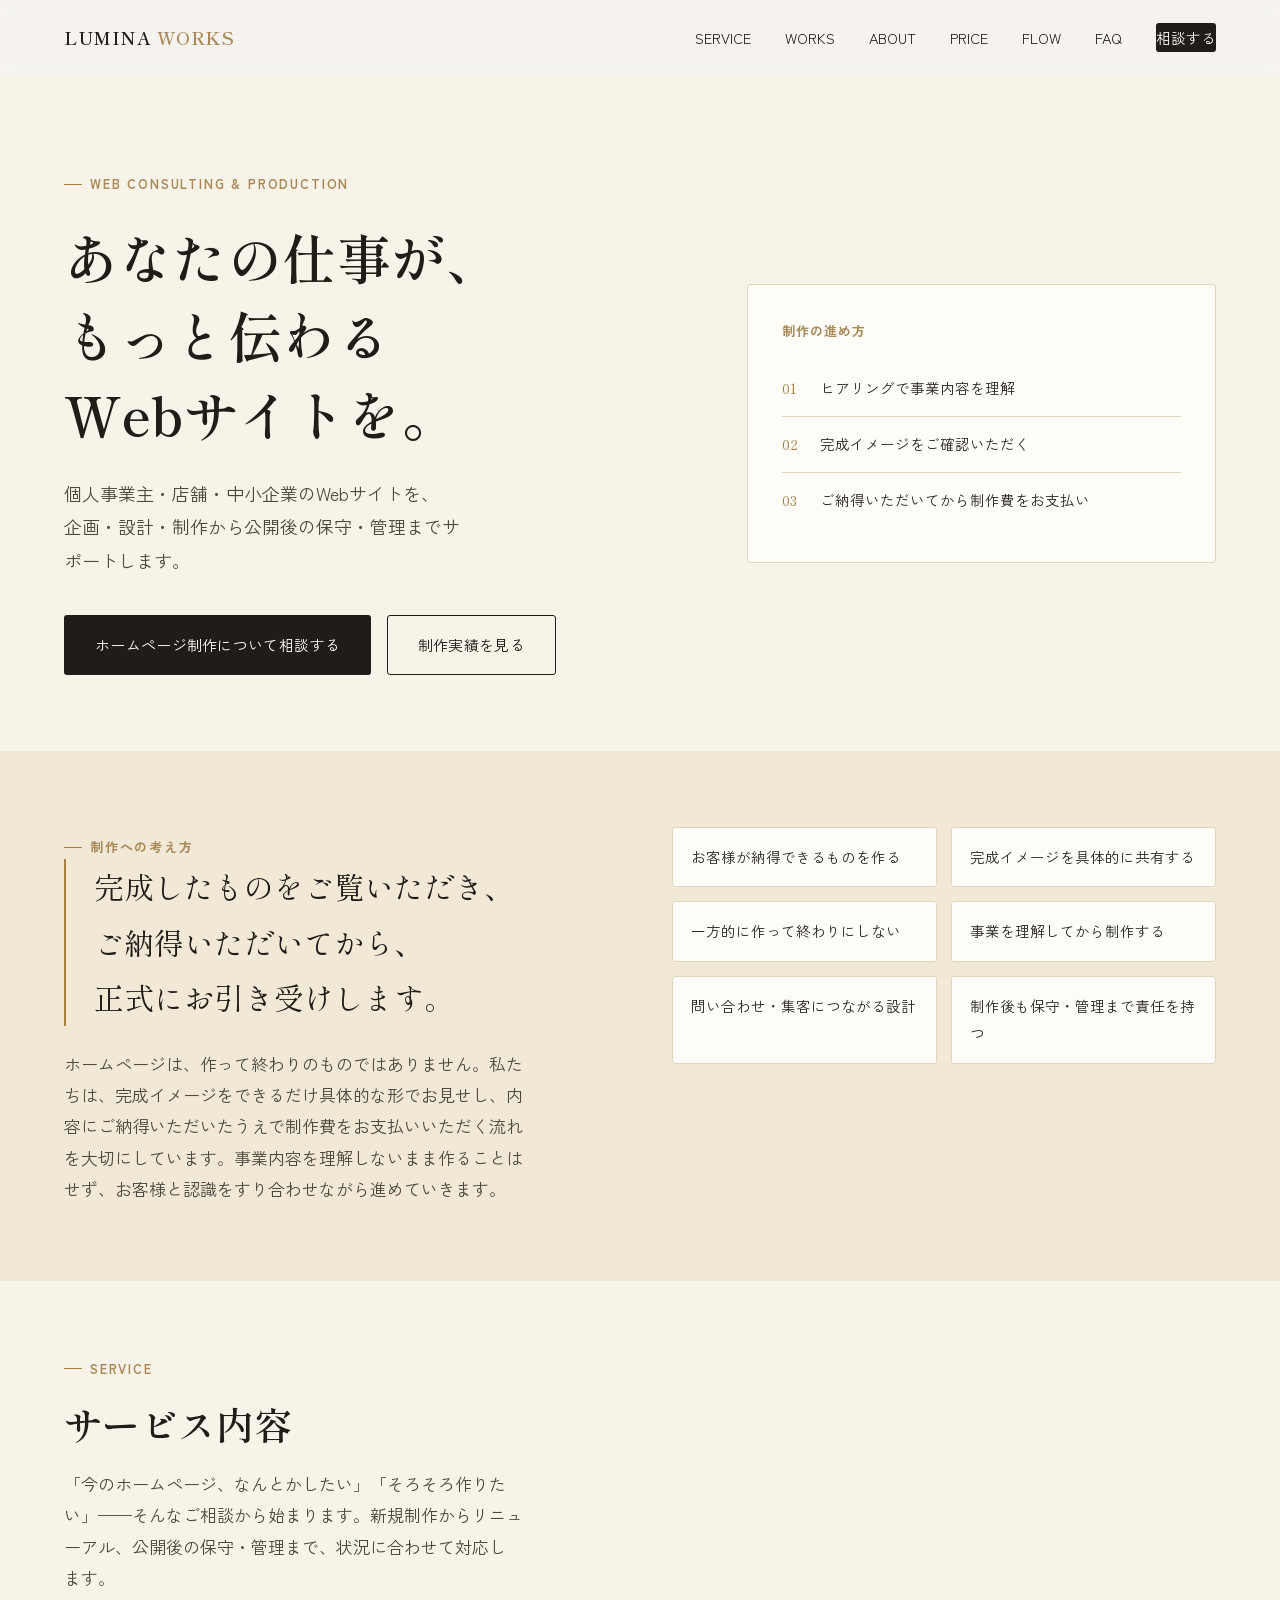
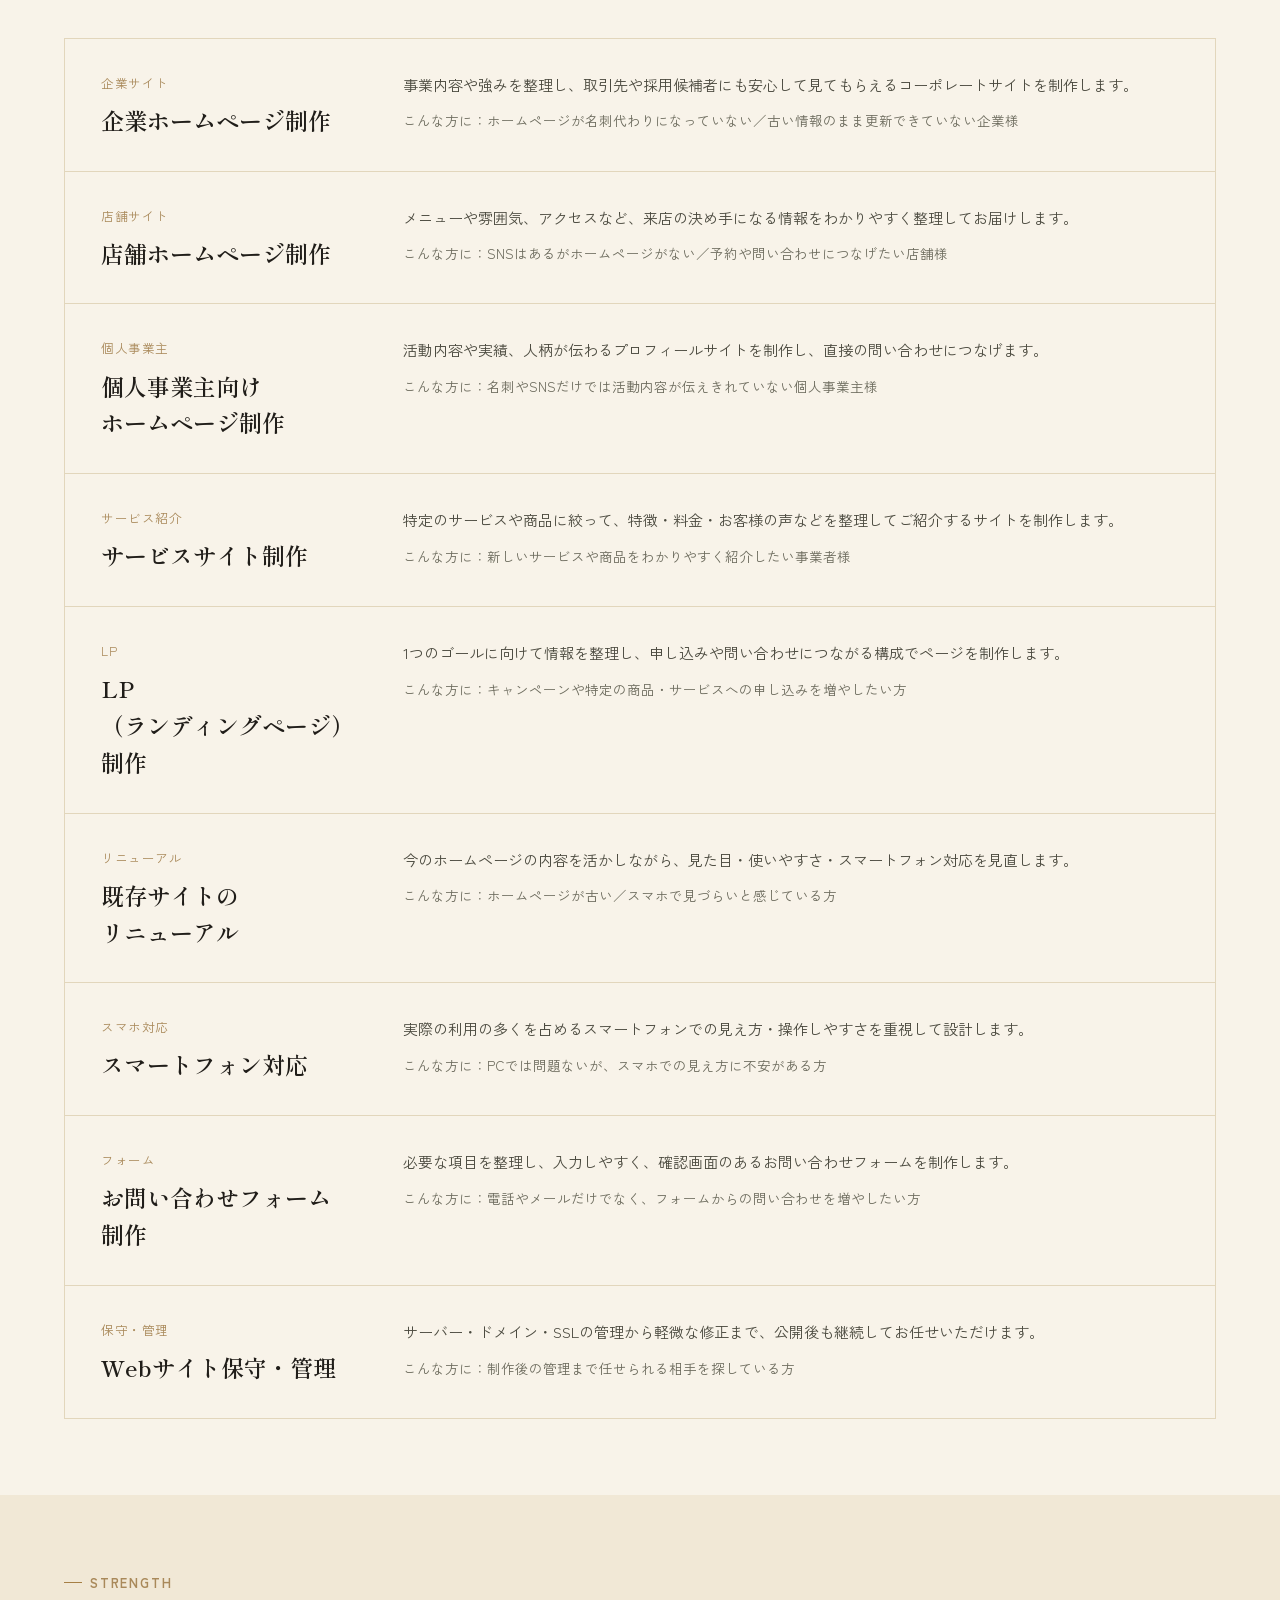
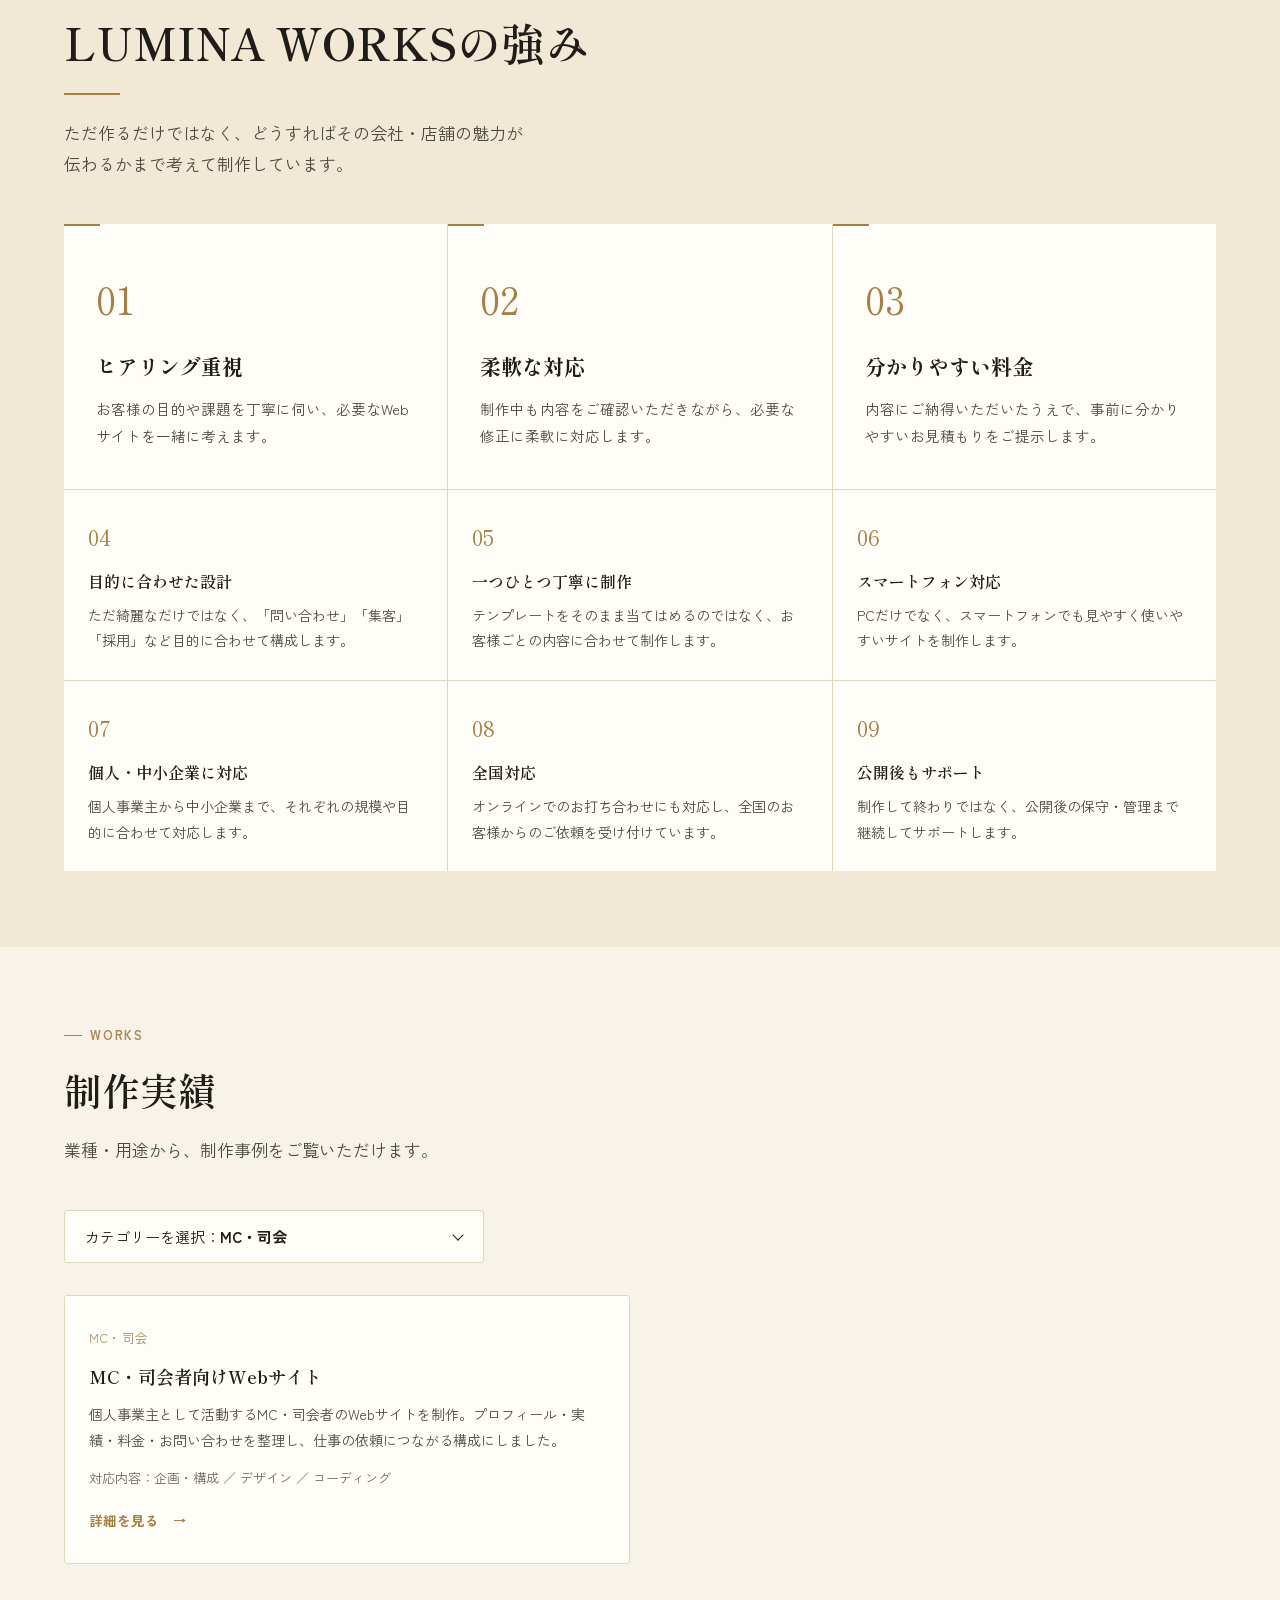
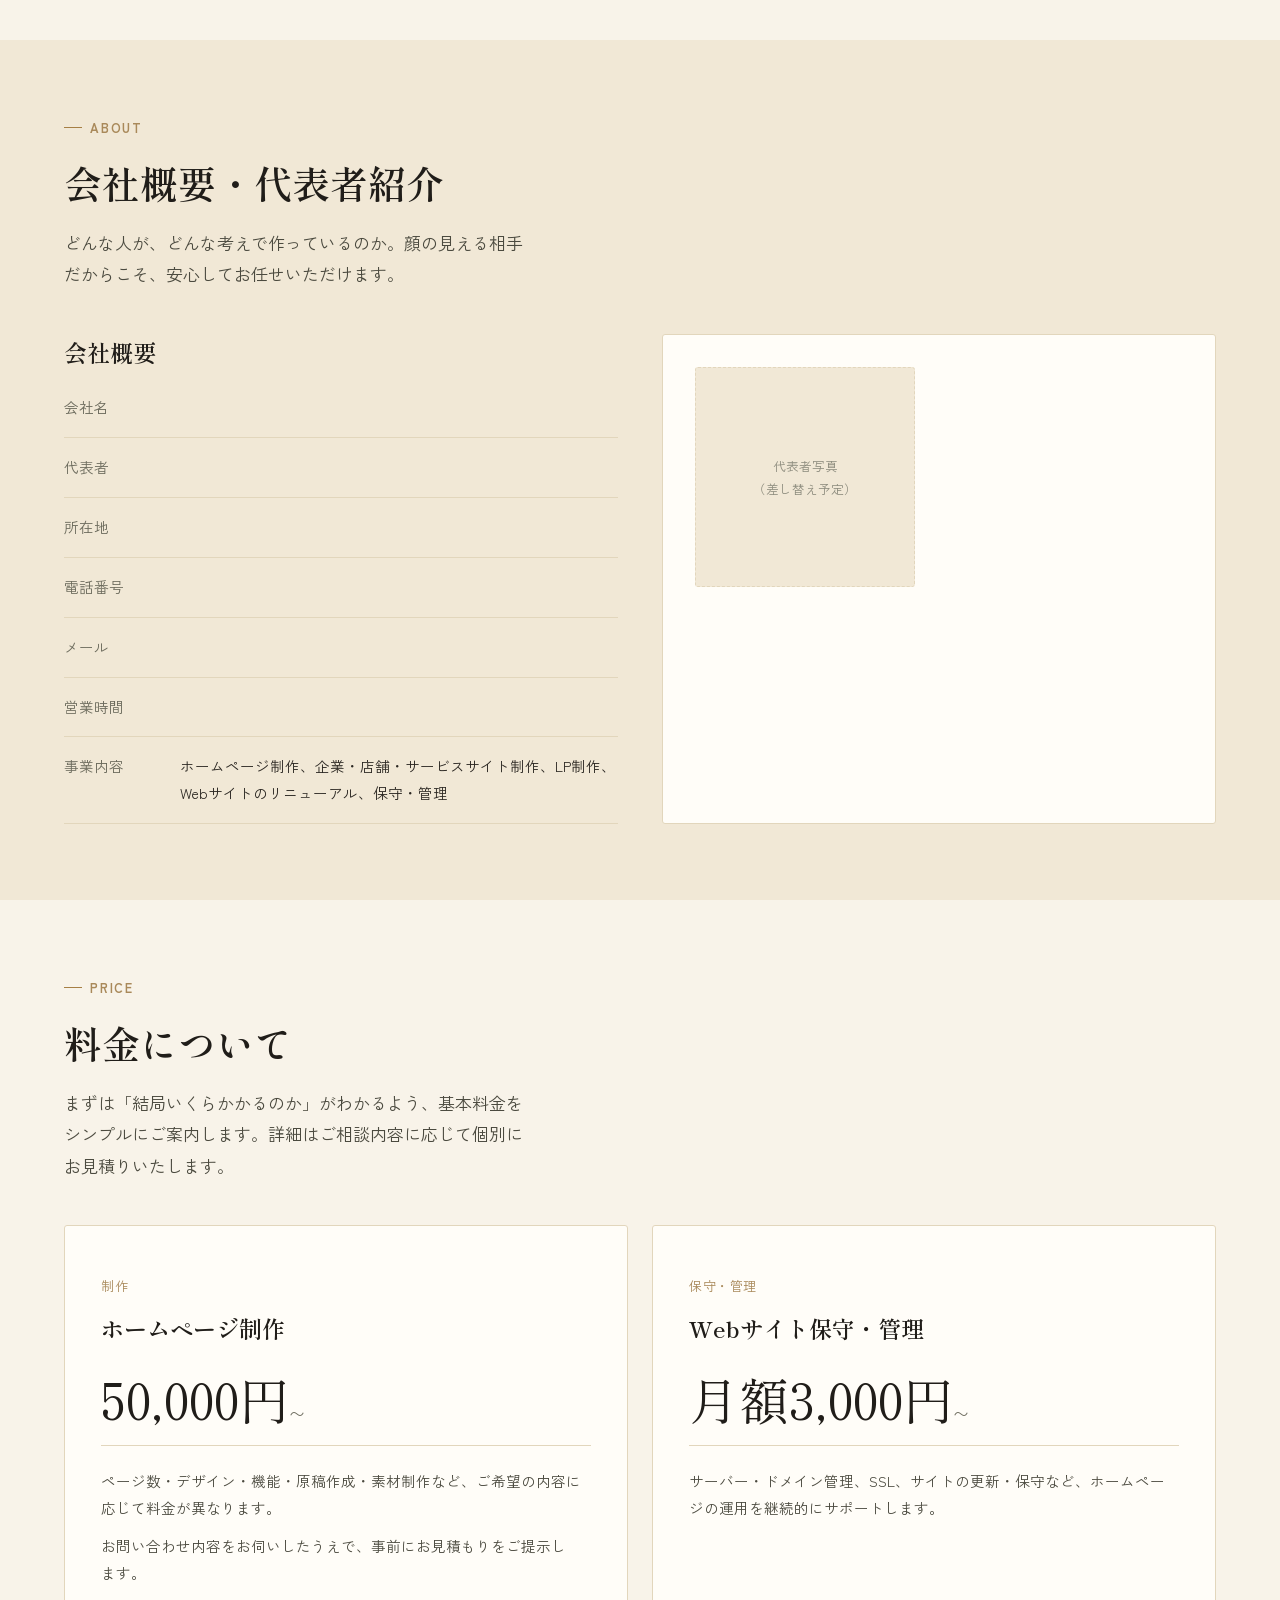
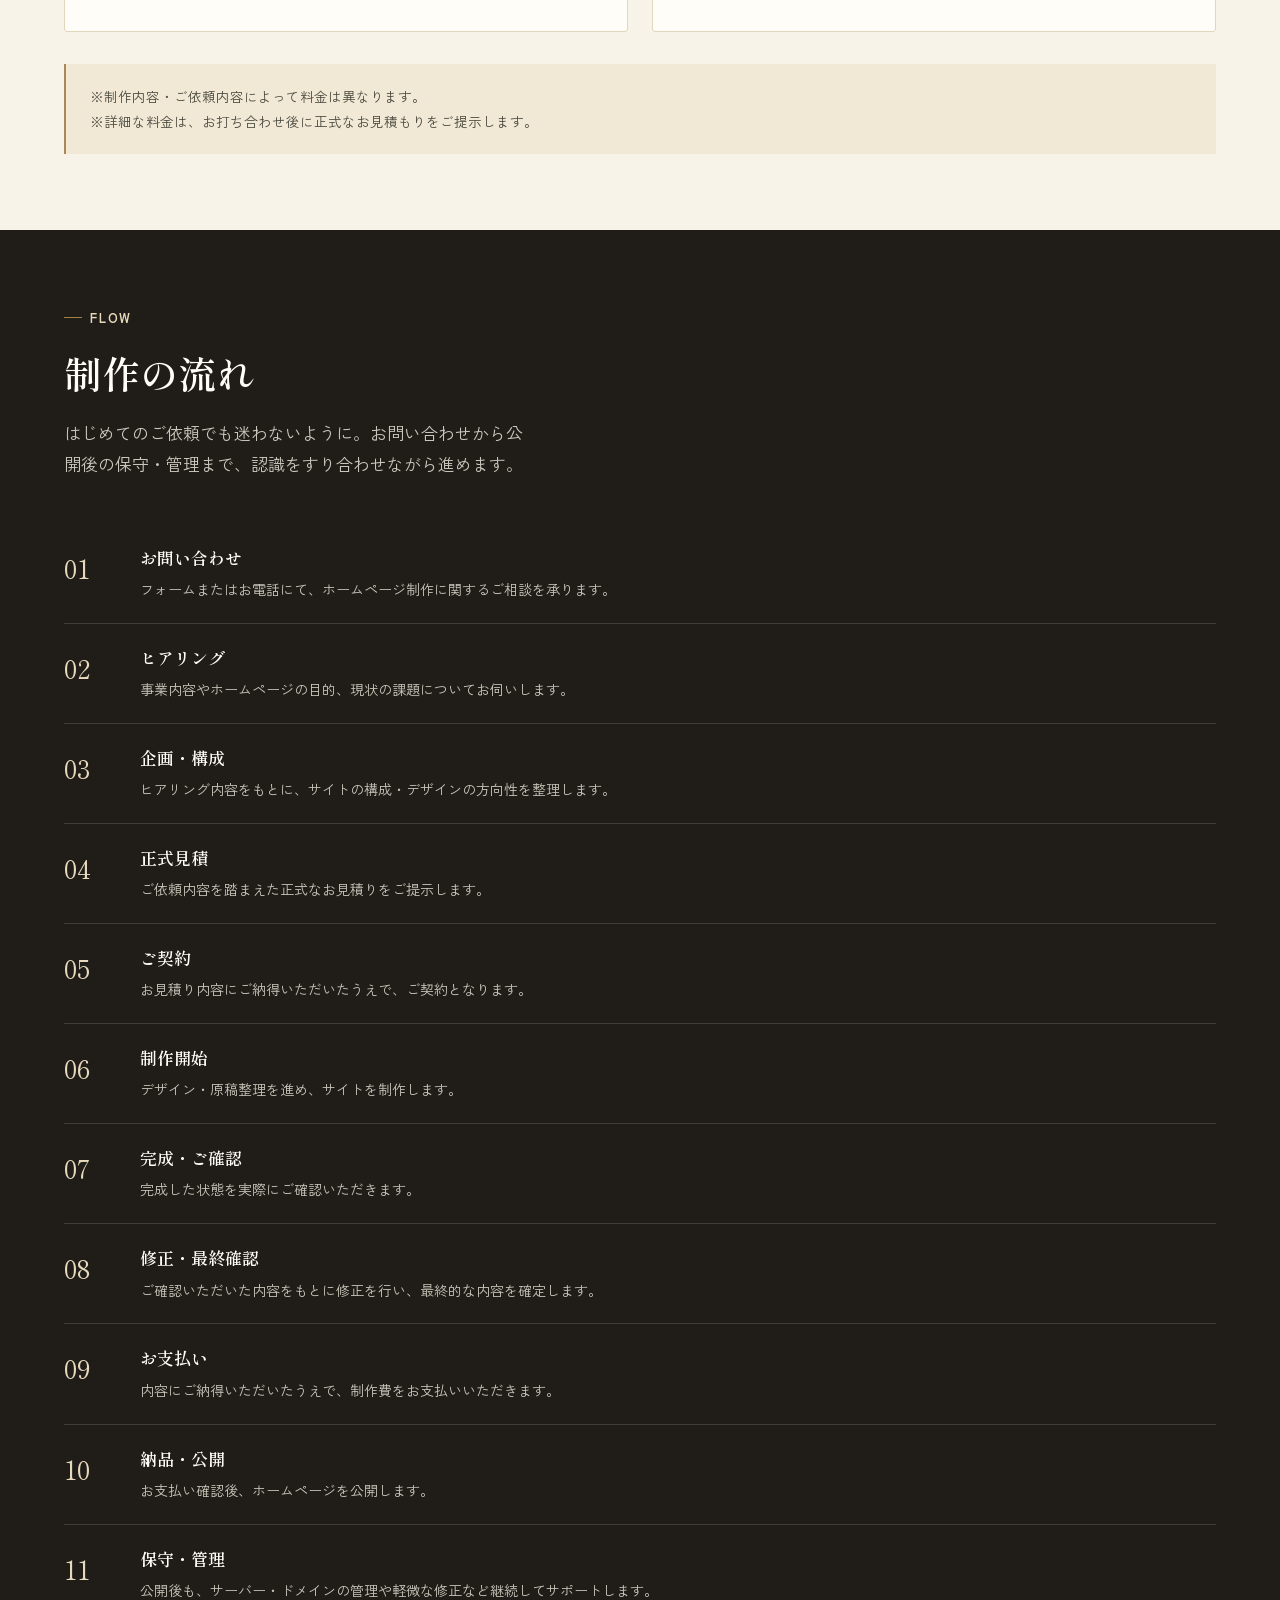
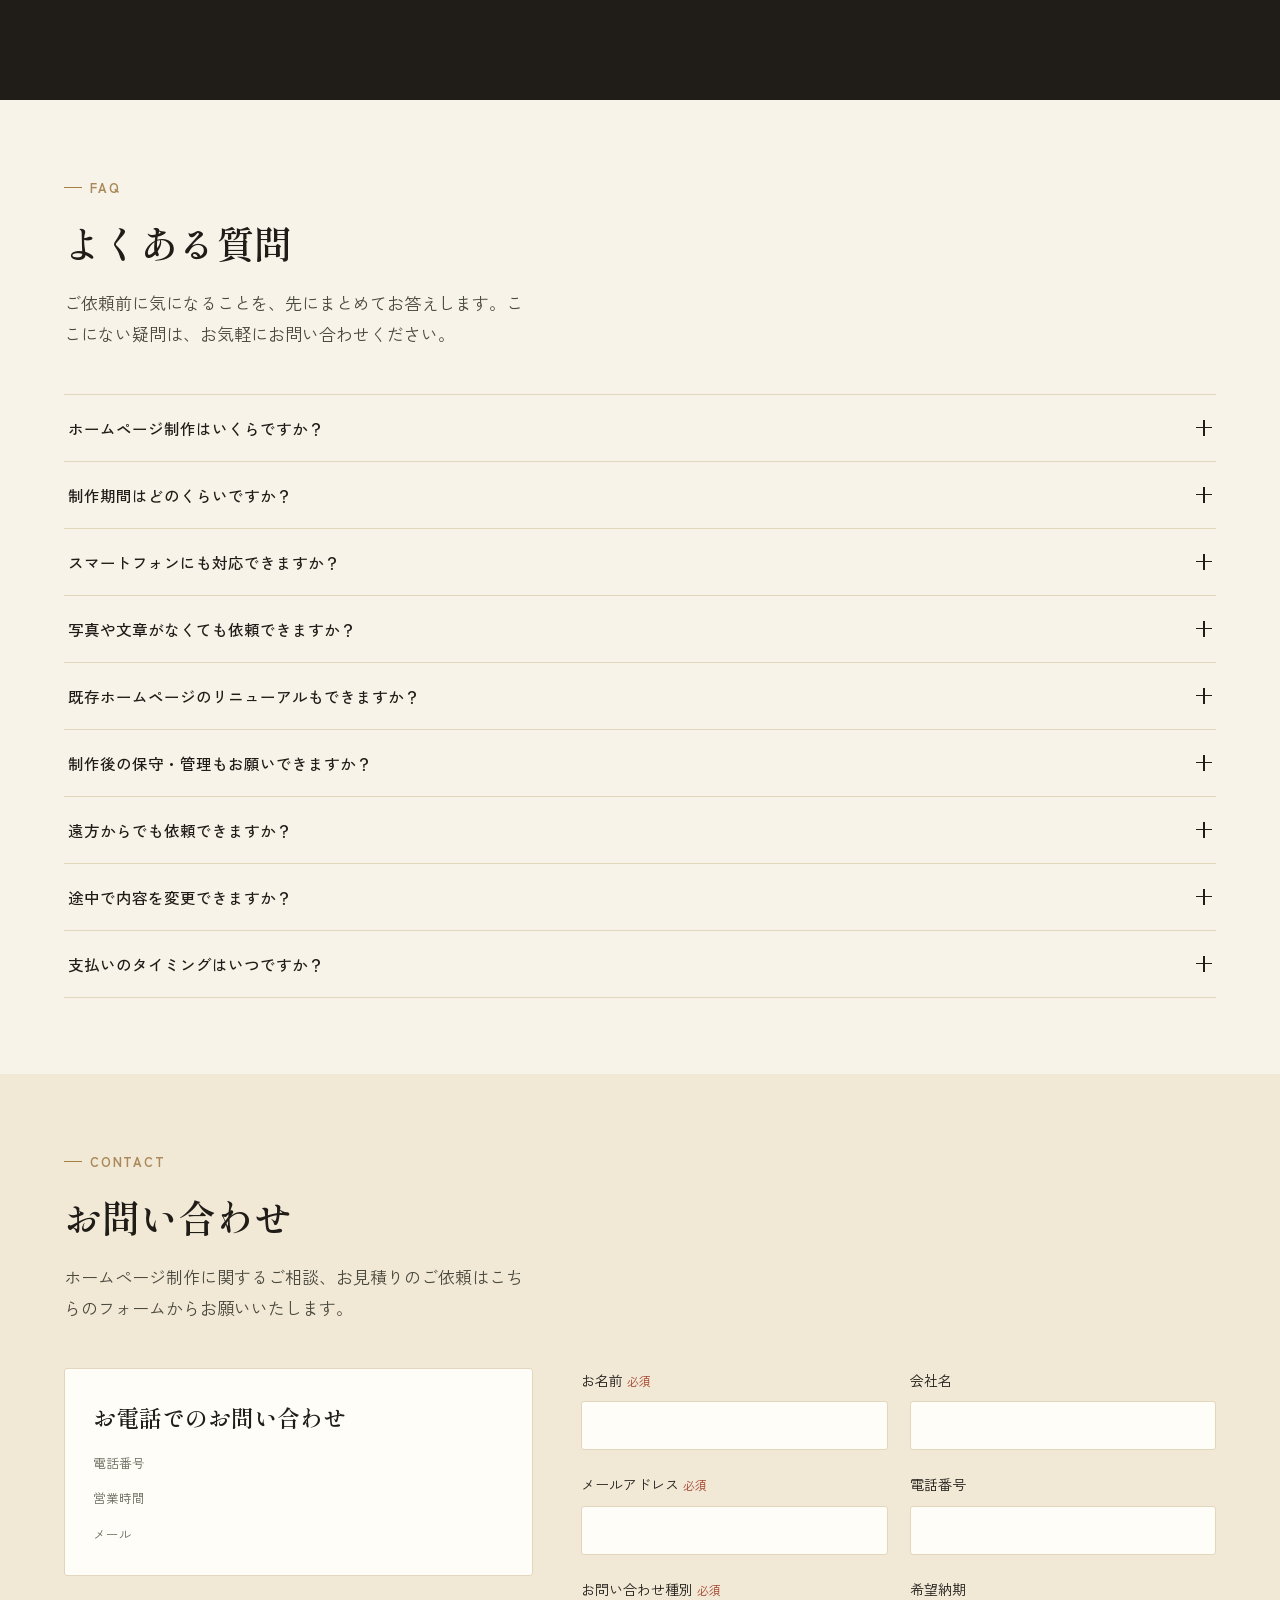
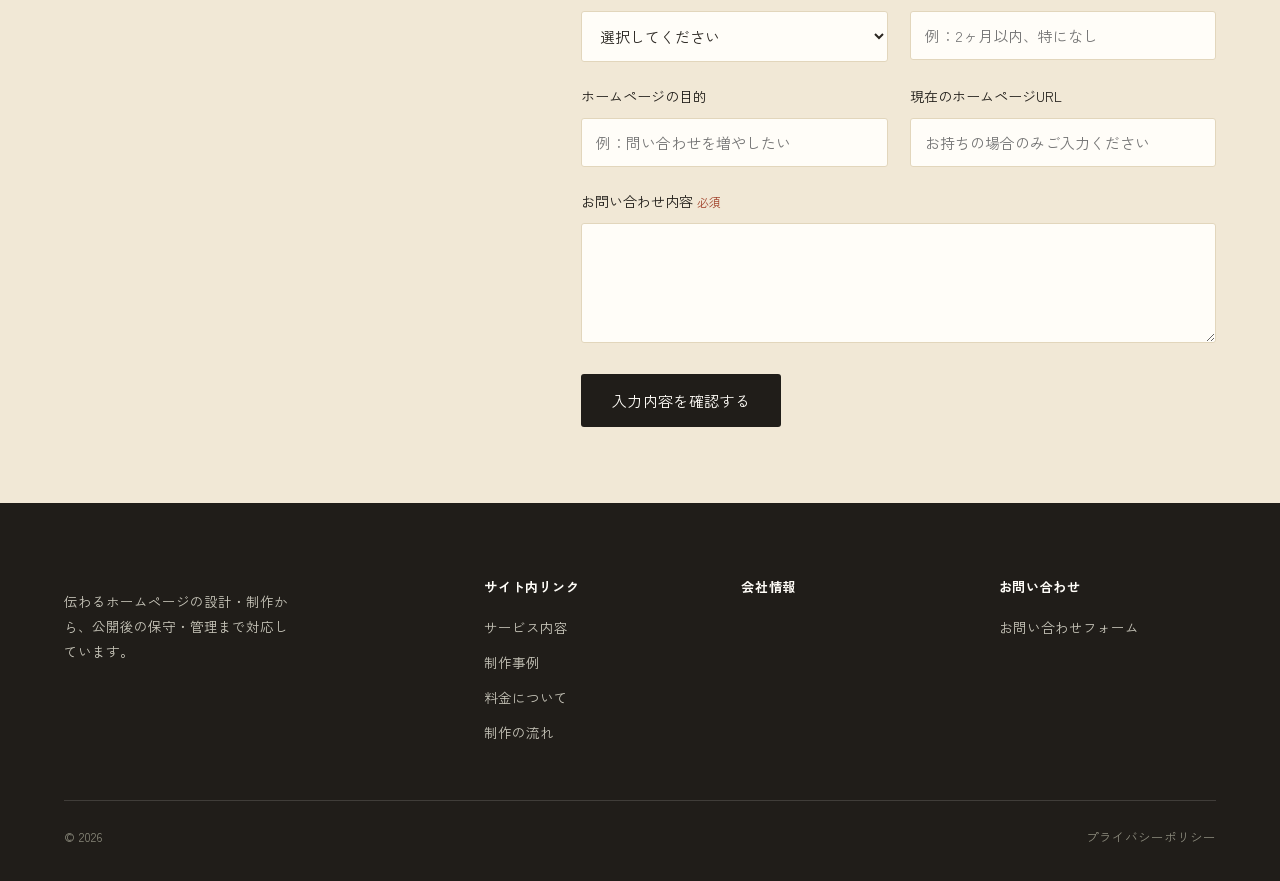
<file: index.html>
<!DOCTYPE html>
<html lang="ja">
<head>
<script>document.documentElement.classList.add('has-js');</script>
<meta charset="UTF-8">
<meta name="viewport" content="width=device-width, initial-scale=1, viewport-fit=cover">
<title>株式会社LUMINA WORKS｜伝わるホームページ制作・運用</title>
<meta name="description" content="株式会社LUMINA WORKSは、企業・店舗・個人事業主のホームページ制作会社です。完成イメージをご確認いただき、ご納得いただいたうえで正式にお引き受けする制作スタイルで、問い合わせにつながるサイトを設計・制作します。">
<link rel="canonical" href="https://example.com/">
<link rel="icon" href="favicon.svg" type="image/svg+xml">

<meta property="og:type" content="website">
<meta property="og:site_name" content="株式会社LUMINA WORKS">
<meta property="og:title" content="株式会社LUMINA WORKS｜伝わるホームページ制作・運用">
<meta property="og:description" content="完成イメージをご確認いただき、ご納得いただいたうえで制作費をお支払いいただく。信頼を重視したホームページ制作会社です。">
<meta property="og:url" content="https://example.com/">
<meta property="og:image" content="https://example.com/assets/ogp.jpg">
<meta name="twitter:card" content="summary_large_image">

<link rel="preconnect" href="https://fonts.googleapis.com">
<link rel="preconnect" href="https://fonts.gstatic.com" crossorigin>
<link href="https://fonts.googleapis.com/css2?family=Shippori+Mincho:wght@500;600;700&family=Zen+Kaku+Gothic+New:wght@400;500;700&display=swap" rel="stylesheet">
<link rel="stylesheet" href="style.css">

<script type="application/ld+json">
{
  "@context": "https://schema.org",
  "@type": "ProfessionalService",
  "name": "株式会社LUMINA WORKS",
  "url": "https://example.com/",
  "description": "企業・店舗・個人事業主向けのホームページ制作、リニューアル、保守・管理を行う制作会社です。",
  "address": {
    "@type": "PostalAddress",
    "postalCode": "000-0000",
    "addressRegion": "〇〇県",
    "addressLocality": "〇〇市",
    "streetAddress": "〇〇 0-0-0"
  },
  "telephone": "000-0000-0000",
  "email": "info@example.com",
  "openingHours": "Mo-Fr 10:00-18:00"
}
</script>
</head>
<body>

<a class="skip-link" href="#main" style="position:absolute;left:-9999px;">本文へスキップ</a>

<header class="site-header" id="siteHeader">
  <div class="container">
    <a href="#top" class="brand">LUMINA <span>WORKS</span></a>

    <nav class="nav-desktop" aria-label="グローバルナビゲーション">
      <ul>
        <li><a href="#service">SERVICE</a></li>
        <li><a href="#works">WORKS</a></li>
        <li><a href="#about">ABOUT</a></li>
        <li><a href="#price">PRICE</a></li>
        <li><a href="#flow">FLOW</a></li>
        <li><a href="#faq">FAQ</a></li>
        <li><a href="#contact" class="nav-cta">相談する</a></li>
      </ul>
    </nav>

    <button class="nav-toggle" id="navToggle" aria-label="メニューを開く" aria-expanded="false" aria-controls="navMobile">
      <span></span><span></span><span></span>
    </button>
  </div>
</header>

<nav class="nav-mobile" id="navMobile" aria-label="モバイルナビゲーション">
  <ul>
    <li><a href="#service">SERVICE｜サービス内容</a></li>
    <li><a href="#works">WORKS｜制作事例</a></li>
    <li><a href="#about">ABOUT｜会社概要</a></li>
    <li><a href="#price">PRICE｜料金</a></li>
    <li><a href="#flow">FLOW｜制作の流れ</a></li>
    <li><a href="#faq">FAQ｜よくある質問</a></li>
    <li><a href="#contact">CONTACT｜お問い合わせ</a></li>
  </ul>
  <a href="#contact" class="btn btn-primary nav-cta" style="margin-left:4px;">ホームページ制作について<wbr>相談する</a>
</nav>

<main id="main">

  <!-- ============ HERO ============ -->
  <section id="top" class="hero-section">
    <div class="hero">
      <div class="hero-copy reveal">
        <span class="eyebrow">WEB CONSULTING &amp; PRODUCTION</span>
        <h1>あなたの仕事が、<br>もっと伝わる<wbr>Webサイトを。</h1>
        <p class="lead">個人事業主・店舗・中小企業のWebサイトを、<br>企画・設計・制作から公開後の保守・管理までサポートします。</p>
        <div class="hero-cta">
          <a href="#contact" class="btn btn-primary">ホームページ制作について<wbr>相談する</a>
          <a href="#works" class="btn btn-secondary">制作実績を見る</a>
        </div>
      </div>

      <div class="hero-panel reveal">
        <p class="hero-panel-title">制作の進め方</p>
        <ul class="hero-flow-mini">
          <li><span class="num">01</span><span>ヒアリングで事業内容を理解</span></li>
          <li><span class="num">02</span><span>完成イメージをご確認いただく</span></li>
          <li><span class="num">03</span><span>ご納得いただいてから制作費をお支払い</span></li>
        </ul>
      </div>
    </div>
  </section>

  <!-- ============ PHILOSOPHY ============ -->
  <section class="bg-deep">
    <div class="section-inner philosophy-grid">
      <div class="reveal">
        <span class="eyebrow">制作への考え方</span>
        <p class="philosophy-quote">完成したものをご覧いただき、<br>ご納得いただいてから、<br>正式にお引き受けします。</p>
        <p class="lead philosophy-note">
          ホームページは、作って終わりのものではありません。私たちは、完成イメージをできるだけ具体的な形でお見せし、内容にご納得いただいたうえで制作費をお支払いいただく流れを大切にしています。事業内容を理解しないまま作ることはせず、お客様と認識をすり合わせながら進めていきます。
        </p>
      </div>

      <ul class="value-list reveal">
        <li>お客様が納得できるものを作る</li>
        <li>完成イメージを具体的に共有する</li>
        <li>一方的に作って終わりにしない</li>
        <li>事業を理解してから制作する</li>
        <li>問い合わせ・集客につながる設計</li>
        <li>制作後も保守・管理まで責任を持つ</li>
      </ul>
    </div>
  </section>

  <!-- ============ SERVICE ============ -->
  <section id="service">
    <div class="section-inner">
      <div class="section-head reveal">
        <span class="eyebrow">SERVICE</span>
        <h2>サービス内容</h2>
        <p class="lead">「今のホームページ、なんとかしたい」「そろそろ作りたい」——そんなご相談から始まります。新規制作からリニューアル、公開後の保守・管理まで、状況に合わせて対応します。</p>
      </div>

      <div class="service-list reveal">
        <article class="service-item">
          <div>
            <span class="tag">企業サイト</span>
            <h3>企業ホームページ<wbr>制作</h3>
          </div>
          <div>
            <p>事業内容や強みを整理し、取引先や採用候補者にも安心して見てもらえるコーポレートサイトを制作します。</p>
            <p class="for-whom">こんな方に：ホームページが名刺代わりになっていない／古い情報のまま更新できていない企業様</p>
          </div>
        </article>

        <article class="service-item">
          <div>
            <span class="tag">店舗サイト</span>
            <h3>店舗ホームページ<wbr>制作</h3>
          </div>
          <div>
            <p>メニューや雰囲気、アクセスなど、来店の決め手になる情報をわかりやすく整理してお届けします。</p>
            <p class="for-whom">こんな方に：SNSはあるがホームページがない／予約や問い合わせにつなげたい店舗様</p>
          </div>
        </article>

        <article class="service-item">
          <div>
            <span class="tag">個人事業主</span>
            <h3>個人事業主向け<wbr>ホームページ制作</h3>
          </div>
          <div>
            <p>活動内容や実績、人柄が伝わるプロフィールサイトを制作し、直接の問い合わせにつなげます。</p>
            <p class="for-whom">こんな方に：名刺やSNSだけでは活動内容が伝えきれていない個人事業主様</p>
          </div>
        </article>

        <article class="service-item">
          <div>
            <span class="tag">サービス紹介</span>
            <h3>サービスサイト<wbr>制作</h3>
          </div>
          <div>
            <p>特定のサービスや商品に絞って、特徴・料金・お客様の声などを整理してご紹介するサイトを制作します。</p>
            <p class="for-whom">こんな方に：新しいサービスや商品をわかりやすく紹介したい事業者様</p>
          </div>
        </article>

        <article class="service-item">
          <div>
            <span class="tag">LP</span>
            <h3>LP（ランディングページ）<wbr>制作</h3>
          </div>
          <div>
            <p>1つのゴールに向けて情報を整理し、申し込みや問い合わせにつながる構成でページを制作します。</p>
            <p class="for-whom">こんな方に：キャンペーンや特定の商品・サービスへの申し込みを増やしたい方</p>
          </div>
        </article>

        <article class="service-item">
          <div>
            <span class="tag">リニューアル</span>
            <h3>既存サイトの<wbr>リニューアル</h3>
          </div>
          <div>
            <p>今のホームページの内容を活かしながら、見た目・使いやすさ・スマートフォン対応を見直します。</p>
            <p class="for-whom">こんな方に：ホームページが古い／スマホで見づらいと感じている方</p>
          </div>
        </article>

        <article class="service-item">
          <div>
            <span class="tag">スマホ対応</span>
            <h3>スマートフォン<wbr>対応</h3>
          </div>
          <div>
            <p>実際の利用の多くを占めるスマートフォンでの見え方・操作しやすさを重視して設計します。</p>
            <p class="for-whom">こんな方に：PCでは問題ないが、スマホでの見え方に不安がある方</p>
          </div>
        </article>

        <article class="service-item">
          <div>
            <span class="tag">フォーム</span>
            <h3>お問い合わせフォーム<wbr>制作</h3>
          </div>
          <div>
            <p>必要な項目を整理し、入力しやすく、確認画面のあるお問い合わせフォームを制作します。</p>
            <p class="for-whom">こんな方に：電話やメールだけでなく、フォームからの問い合わせを増やしたい方</p>
          </div>
        </article>

        <article class="service-item">
          <div>
            <span class="tag">保守・管理</span>
            <h3>Webサイト保守<wbr>・管理</h3>
          </div>
          <div>
            <p>サーバー・ドメイン・SSLの管理から軽微な修正まで、公開後も継続してお任せいただけます。</p>
            <p class="for-whom">こんな方に：制作後の管理まで任せられる相手を探している方</p>
          </div>
        </article>
      </div>
    </div>
  </section>

  <!-- ============ STRENGTHS ============ -->
  <section class="bg-deep">
    <div class="section-inner">
      <div class="section-head reveal">
        <span class="eyebrow">STRENGTH</span>
        <h2 class="section-head__title--strength">LUMINA WORKSの強み</h2>
        <p class="lead">ただ作るだけではなく、どうすればその会社・店舗の魅力が伝わるかまで考えて制作しています。</p>
      </div>

      <div class="strength-grid reveal">
        <div class="strength-card strength-card--featured">
          <span class="num">01</span>
          <h3>ヒアリング重視</h3>
          <p>お客様の目的や課題を丁寧に伺い、必要なWebサイトを一緒に考えます。</p>
        </div>
        <div class="strength-card strength-card--featured">
          <span class="num">02</span>
          <h3>柔軟な対応</h3>
          <p>制作中も内容をご確認いただきながら、必要な修正に柔軟に対応します。</p>
        </div>
        <div class="strength-card strength-card--featured">
          <span class="num">03</span>
          <h3>分かりやすい料金</h3>
          <p>内容にご納得いただいたうえで、事前に分かりやすいお見積もりをご提示します。</p>
        </div>
        <div class="strength-card">
          <span class="num">04</span>
          <h3>目的に合わせた設計</h3>
          <p>ただ綺麗なだけではなく、「問い合わせ」「集客」「採用」など目的に合わせて構成します。</p>
        </div>
        <div class="strength-card">
          <span class="num">05</span>
          <h3>一つひとつ丁寧に<wbr>制作</h3>
          <p>テンプレートをそのまま当てはめるのではなく、お客様ごとの内容に合わせて制作します。</p>
        </div>
        <div class="strength-card">
          <span class="num">06</span>
          <h3>スマートフォン<wbr>対応</h3>
          <p>PCだけでなく、スマートフォンでも見やすく使いやすいサイトを制作します。</p>
        </div>
        <div class="strength-card">
          <span class="num">07</span>
          <h3>個人・中小企業に対応</h3>
          <p>個人事業主から中小企業まで、それぞれの規模や目的に合わせて対応します。</p>
        </div>
        <div class="strength-card">
          <span class="num">08</span>
          <h3>全国対応</h3>
          <p>オンラインでのお打ち合わせにも対応し、全国のお客様からのご依頼を受け付けています。</p>
        </div>
        <div class="strength-card">
          <span class="num">09</span>
          <h3>公開後もサポート</h3>
          <p>制作して終わりではなく、公開後の保守・管理まで継続してサポートします。</p>
        </div>
      </div>
    </div>
  </section>

  <!-- ============ WORKS ============ -->
  <section id="works">
    <div class="section-inner">
      <div class="section-head reveal">
        <span class="eyebrow">WORKS</span>
        <h2>制作実績</h2>
        <p class="lead">業種・用途から、制作事例をご覧いただけます。</p>
      </div>

      <div class="works-category-select reveal">
        <button type="button" id="worksCategoryToggle" class="works-category-btn" aria-expanded="false" aria-controls="worksCategoryList">
          <span>カテゴリーを選択：<strong id="worksCategoryLabel">MC・司会</strong></span>
          <span class="chevron" aria-hidden="true"></span>
        </button>
        <ul id="worksCategoryList" class="works-category-list" hidden>
          <!-- JSでカテゴリー一覧を生成 -->
        </ul>
      </div>

      <div id="worksResults" class="works-results reveal" data-static="true">
        <article class="work-result" data-category="MC・司会">
          <span class="work-result-cat">MC・司会</span>
          <h3>MC・司会者向けWebサイト</h3>
          <p class="work-result-desc">個人事業主として活動するMC・司会者のWebサイトを制作。プロフィール・実績・料金・お問い合わせを整理し、仕事の依頼につながる構成にしました。</p>
          <p class="work-result-scope">対応内容：企画・構成 ／ デザイン ／ コーディング</p>
          <a href="work-mc.html" class="work-result-cta">詳細を見る　→</a>
        </article>
      </div>
    </div>
  </section>

  <!-- ============ ABOUT ============ -->
  <section id="about" class="bg-deep">
    <div class="section-inner">
      <div class="section-head reveal">
        <span class="eyebrow">ABOUT</span>
        <h2>会社概要・代表者紹介</h2>
        <p class="lead">どんな人が、どんな考えで作っているのか。顔の見える相手だからこそ、安心してお任せいただけます。</p>
      </div>

      <div class="about-grid">
        <div class="reveal">
          <h3>会社概要</h3>
          <table class="about-table">
            <tbody>
              <tr><th>会社名</th><td id="aboutCompanyName"></td></tr>
              <tr><th>代表者</th><td id="aboutRep"></td></tr>
              <tr><th>所在地</th><td id="aboutAddress"></td></tr>
              <tr><th>電話番号</th><td id="aboutTel"></td></tr>
              <tr><th>メール</th><td id="aboutEmail"></td></tr>
              <tr><th>営業時間</th><td id="aboutHours"></td></tr>
              <tr><th>事業内容</th><td>ホームページ制作、企業・店舗・サービスサイト制作、LP制作、Webサイトのリニューアル、保守・管理</td></tr>
            </tbody>
          </table>
        </div>

        <div class="profile-card reveal">
          <div class="profile-photo" id="profilePhotoArea">代表者写真<br>（差し替え予定）</div>
          <div>
            <span class="profile-role" id="profileRole"></span>
            <p class="profile-name" id="profileName"></p>
            <p class="profile-text" id="profileMessage"></p>
          </div>
        </div>
      </div>
    </div>
  </section>

  <!-- ============ PRICE ============ -->
  <section id="price">
    <div class="section-inner">
      <div class="section-head reveal">
        <span class="eyebrow">PRICE</span>
        <h2>料金について</h2>
        <p class="lead">まずは「結局いくらかかるのか」がわかるよう、基本料金をシンプルにご案内します。詳細はご相談内容に応じて個別にお見積りいたします。</p>
      </div>

      <div class="price-grid reveal">
        <div class="price-card">
          <span class="tag">制作</span>
          <h3>ホームページ制作</h3>
          <p class="price-num" id="priceHomepage">50,000円<small>〜</small></p>
          <p class="price-desc">ページ数・デザイン・機能・原稿作成・素材制作など、ご希望の内容に応じて料金が異なります。</p>
          <p class="price-desc">お問い合わせ内容をお伺いしたうえで、事前にお見積もりをご提示します。</p>
        </div>

        <div class="price-card">
          <span class="tag">保守・管理</span>
          <h3>Webサイト保守<wbr>・管理</h3>
          <p class="price-num" id="priceMaintenance">月額3,000円<small>〜</small></p>
          <p class="price-desc">サーバー・ドメイン管理、SSL、サイトの更新・保守など、ホームページの運用を継続的にサポートします。</p>
        </div>
      </div>

      <p class="price-disclaimer reveal">
        ※制作内容・ご依頼内容によって料金は異なります。<br>
        ※詳細な料金は、お打ち合わせ後に正式なお見積もりをご提示します。
      </p>
    </div>
  </section>

  <!-- ============ FLOW ============ -->
  <section id="flow" class="bg-navy">
    <div class="section-inner">
      <div class="section-head reveal">
        <span class="eyebrow">FLOW</span>
        <h2>制作の流れ</h2>
        <p class="lead">はじめてのご依頼でも迷わないように。お問い合わせから公開後の保守・管理まで、認識をすり合わせながら進めます。</p>
      </div>

      <div class="flow-list reveal">
        <div class="flow-item"><span class="num">01</span><div><h3>お問い合わせ</h3><p>フォームまたはお電話にて、ホームページ制作に関するご相談を承ります。</p></div></div>
        <div class="flow-item"><span class="num">02</span><div><h3>ヒアリング</h3><p>事業内容やホームページの目的、現状の課題についてお伺いします。</p></div></div>
        <div class="flow-item"><span class="num">03</span><div><h3>企画・構成</h3><p>ヒアリング内容をもとに、サイトの構成・デザインの方向性を整理します。</p></div></div>
        <div class="flow-item"><span class="num">04</span><div><h3>正式見積</h3><p>ご依頼内容を踏まえた正式なお見積りをご提示します。</p></div></div>
        <div class="flow-item"><span class="num">05</span><div><h3>ご契約</h3><p>お見積り内容にご納得いただいたうえで、ご契約となります。</p></div></div>
        <div class="flow-item"><span class="num">06</span><div><h3>制作開始</h3><p>デザイン・原稿整理を進め、サイトを制作します。</p></div></div>
        <div class="flow-item"><span class="num">07</span><div><h3>完成・ご確認</h3><p>完成した状態を実際にご確認いただきます。</p></div></div>
        <div class="flow-item"><span class="num">08</span><div><h3>修正・最終確認</h3><p>ご確認いただいた内容をもとに修正を行い、最終的な内容を確定します。</p></div></div>
        <div class="flow-item"><span class="num">09</span><div><h3>お支払い</h3><p>内容にご納得いただいたうえで、制作費をお支払いいただきます。</p></div></div>
        <div class="flow-item"><span class="num">10</span><div><h3>納品・公開</h3><p>お支払い確認後、ホームページを公開します。</p></div></div>
        <div class="flow-item"><span class="num">11</span><div><h3>保守・管理</h3><p>公開後も、サーバー・ドメインの管理や軽微な修正など継続してサポートします。</p></div></div>
      </div>
    </div>
  </section>

  <!-- ============ FAQ ============ -->
  <section id="faq">
    <div class="section-inner">
      <div class="section-head reveal">
        <span class="eyebrow">FAQ</span>
        <h2>よくある質問</h2>
        <p class="lead">ご依頼前に気になることを、先にまとめてお答えします。ここにない疑問は、お気軽にお問い合わせください。</p>
      </div>

      <div class="faq-list reveal" id="faqList">
        <div class="faq-item">
          <button class="faq-q" aria-expanded="false">ホームページ制作はいくらですか？<span class="icon"></span></button>
          <div class="faq-a"><p>50,000円からご案内しています。ページ数・デザイン・機能などによって料金は異なるため、詳しくはお問い合わせください。内容をお伺いしたうえで、正式なお見積りをご案内します。</p></div>
        </div>
        <div class="faq-item">
          <button class="faq-q" aria-expanded="false">制作期間はどのくらいですか？<span class="icon"></span></button>
          <div class="faq-a"><p>サイトの規模や内容によって異なります。ヒアリング後、正式見積りの際に制作期間の目安もあわせてご案内します。</p></div>
        </div>
        <div class="faq-item">
          <button class="faq-q" aria-expanded="false">スマートフォンにも対応できますか？<span class="icon"></span></button>
          <div class="faq-a"><p>はい。すべての制作において、スマートフォンでの表示・操作性を前提に設計しています。</p></div>
        </div>
        <div class="faq-item">
          <button class="faq-q" aria-expanded="false">写真や文章がなくても依頼できますか？<span class="icon"></span></button>
          <div class="faq-a"><p>ご相談ください。ヒアリングを通じて内容を整理しながら、原稿作成や写真素材についてもあわせてご案内できます。</p></div>
        </div>
        <div class="faq-item">
          <button class="faq-q" aria-expanded="false">既存ホームページのリニューアルもできますか？<span class="icon"></span></button>
          <div class="faq-a"><p>はい、対応しています。現在のサイトの内容を活かしながら、見た目や使いやすさ、スマートフォン対応を見直します。</p></div>
        </div>
        <div class="faq-item">
          <button class="faq-q" aria-expanded="false">制作後の保守・管理もお願いできますか？<span class="icon"></span></button>
          <div class="faq-a"><p>月額3,000円から、サーバー・ドメイン・SSLの管理や軽微な修正など、公開後の保守・管理まで対応しています。</p></div>
        </div>
        <div class="faq-item">
          <button class="faq-q" aria-expanded="false">遠方からでも依頼できますか？<span class="icon"></span></button>
          <div class="faq-a"><p>はい、可能です。オンラインでのやり取りを中心に、全国からのご依頼に対応しています。</p></div>
        </div>
        <div class="faq-item">
          <button class="faq-q" aria-expanded="false">途中で内容を変更できますか？<span class="icon"></span></button>
          <div class="faq-a"><p>制作の進行状況にもよりますが、都度ご相談いただければ対応可能な範囲をご案内します。大きな変更については、別途ご相談させてください。</p></div>
        </div>
        <div class="faq-item">
          <button class="faq-q" aria-expanded="false">支払いのタイミングはいつですか？<span class="icon"></span></button>
          <div class="faq-a"><p>サイト完成後、お客様に内容をご確認いただき、最終的な内容にご納得いただいたうえで制作費をお支払いいただく流れを基本としています。</p></div>
        </div>
      </div>
    </div>
  </section>

  <!-- ============ CONTACT ============ -->
  <section id="contact" class="bg-deep">
    <div class="section-inner">
      <div class="section-head reveal">
        <span class="eyebrow">CONTACT</span>
        <h2>お問い合わせ</h2>
        <p class="lead">ホームページ制作に関するご相談、お見積りのご依頼はこちらのフォームからお願いいたします。</p>
      </div>

      <div class="contact-wrap">
        <div class="contact-info-card reveal">
          <h3>お電話でのお問い合わせ</h3>
          <ul>
            <li><strong>電話番号</strong><span id="contactTel"></span></li>
            <li><strong>営業時間</strong><span id="contactHours"></span></li>
            <li><strong>メール</strong><span id="contactEmail"></span></li>
          </ul>
        </div>

        <form id="contactForm" class="reveal" novalidate>
          <!-- STEP 1：入力 -->
          <div class="form-step is-active" data-step="1">
            <div class="form-row form-row-2">
              <div class="form-group">
                <label for="f-name">お名前<span class="req">必須</span></label>
                <input type="text" id="f-name" name="name" required autocomplete="name">
              </div>
              <div class="form-group">
                <label for="f-company">会社名</label>
                <input type="text" id="f-company" name="company" autocomplete="organization">
              </div>
            </div>
            <div class="form-row form-row-2">
              <div class="form-group">
                <label for="f-email">メールアドレス<span class="req">必須</span></label>
                <input type="email" id="f-email" name="email" required autocomplete="email">
              </div>
              <div class="form-group">
                <label for="f-tel">電話番号</label>
                <input type="tel" id="f-tel" name="tel" autocomplete="tel">
              </div>
            </div>
            <div class="form-row form-row-2">
              <div class="form-group">
                <label for="f-type">お問い合わせ種別<span class="req">必須</span></label>
                <select id="f-type" name="type" required>
                  <option value="">選択してください</option>
                  <option>新規ホームページ制作</option>
                  <option>ホームページリニューアル</option>
                  <option>LP制作</option>
                  <option>保守・管理</option>
                  <option>その他</option>
                </select>
              </div>
              <div class="form-group">
                <label for="f-deadline">希望納期</label>
                <input type="text" id="f-deadline" name="deadline" placeholder="例：2ヶ月以内、特になし">
              </div>
            </div>
            <div class="form-row form-row-2">
              <div class="form-group">
                <label for="f-purpose">ホームページの目的</label>
                <input type="text" id="f-purpose" name="purpose" placeholder="例：問い合わせを増やしたい">
              </div>
              <div class="form-group">
                <label for="f-url">現在のホームページURL</label>
                <input type="text" id="f-url" name="url" placeholder="お持ちの場合のみご入力ください">
              </div>
            </div>
            <div class="form-group">
              <label for="f-message">お問い合わせ内容<span class="req">必須</span></label>
              <textarea id="f-message" name="message" required></textarea>
            </div>
            <div class="form-actions">
              <button type="button" class="btn btn-primary" id="toConfirm">入力内容を確認する</button>
            </div>
          </div>

          <!-- STEP 2：確認 -->
          <div class="form-step" data-step="2">
            <table class="confirm-table" id="confirmTable"></table>
            <div class="form-actions">
              <button type="button" class="btn btn-secondary" id="backToForm">内容を修正する</button>
              <button type="submit" class="btn btn-primary" id="submitForm">この内容で送信する</button>
            </div>
          </div>

          <!-- STEP 3：完了 -->
          <div class="form-step" data-step="3">
            <div class="form-success">
              <h3>お問い合わせありがとうございました</h3>
              <p class="lead text-center">内容を確認のうえ、担当者より折り返しご連絡いたします。今しばらくお待ちください。</p>
            </div>
          </div>
        </form>
      </div>
    </div>
  </section>

</main>

<footer class="site-footer">
  <div class="footer-grid">
    <div>
      <p class="footer-brand" id="footerCompanyName"></p>
      <p style="font-size:13.5px; max-width:32ch;">伝わるホームページの設計・制作から、公開後の保守・管理まで対応しています。</p>
      <div class="footer-sns" id="footerSns"></div>
    </div>

    <div class="footer-col">
      <h4>サイト内リンク</h4>
      <ul>
        <li><a href="#service">サービス内容</a></li>
        <li><a href="#works">制作事例</a></li>
        <li><a href="#price">料金について</a></li>
        <li><a href="#flow">制作の流れ</a></li>
      </ul>
    </div>

    <div class="footer-col">
      <h4>会社情報</h4>
      <ul id="footerCompanyInfo"></ul>
    </div>

    <div class="footer-col">
      <h4>お問い合わせ</h4>
      <ul>
        <li><a href="#contact">お問い合わせフォーム</a></li>
        <li id="footerTel"></li>
        <li id="footerEmail"></li>
      </ul>
    </div>
  </div>

  <div class="footer-bottom">
    <span id="footerCopy"></span>
    <a href="privacy.html">プライバシーポリシー</a>
  </div>
</footer>

<script src="config.js"></script>
<script src="script.js"></script>
</body>
</html>
</file>
<file: style.css>
/* ============================================================
   LUMINA WORKS — style.css
   design tokens
   ============================================================ */
:root{
  /* --- color --- */
  --c-paper:      #F8F3E9;   /* 温かみのあるアイボリー（背景） */
  --c-paper-deep: #F1E8D6;   /* セクション区切り用の少し濃いアイボリー */
  --c-ink:        #2A2621;   /* 温かみのあるチャコール（本文） */
  --c-navy:       #201D19;   /* ほぼ黒に近いダークチャコール（見出し・主要ボタン） */
  --c-navy-soft:  #332E27;
  --c-bronze:      #A9895A;   /* 控えめなシャンパンゴールド（タグ・カテゴリー等の小さなアクセント） */
  --c-bronze-soft: #F0E7D2;
  --c-gold:       #A67F45;   /* シャンパンゴールド（数字・リンクの小さなアクセント） */
  --c-gold-soft:  #E7D9BC;
  --c-line:       #E2D6BC;   /* ボーダー */
  --c-white:      #FFFDF8;

  /* --- type --- */
  --f-serif: "Shippori Mincho", "Noto Serif JP", "Hiragino Mincho ProN", serif;
  --f-sans:  "Zen Kaku Gothic New", "Noto Sans JP", "Hiragino Sans", sans-serif;

  /* --- layout --- */
  --w-max: 1200px;
  --pad: clamp(20px, 5vw, 64px);
  --radius: 3px;
}

*,*::before,*::after{ box-sizing:border-box; }
html{ scroll-behavior:smooth; overflow-x:hidden; max-width:100%; }

body{
  margin:0;
  background:var(--c-paper);
  color:var(--c-ink);
  font-family:var(--f-sans);
  font-size:16px;
  line-height:1.85;
  -webkit-font-smoothing:antialiased;
  -webkit-tap-highlight-color: transparent;
  overflow-x:hidden;
  max-width:100%;
  overflow-wrap:break-word;
}

img{ max-width:100%; display:block; }
a{ color:inherit; text-decoration:none; }
button{ font-family:inherit; cursor:pointer; }
ul{ list-style:none; margin:0; padding:0; }
h1,h2,h3,h4,p{ margin:0; }

.container{
  max-width:var(--w-max);
  margin:0 auto;
}

/* focus visibility */
a:focus-visible, button:focus-visible, input:focus-visible, textarea:focus-visible, select:focus-visible{
  outline:2px solid var(--c-bronze);
  outline-offset:3px;
}

@media (prefers-reduced-motion: reduce){
  *{ animation-duration:0.01ms !important; animation-iteration-count:1 !important; transition-duration:0.01ms !important; scroll-behavior:auto !important; }
}

/* ============================================================
   TYPE SCALE
   ============================================================ */
.eyebrow{
  font-family:var(--f-sans);
  font-size:13px;
  letter-spacing:.14em;
  color:var(--c-bronze);
  font-weight:600;
  display:inline-flex;
  align-items:center;
  gap:8px;
}
.eyebrow::before{
  content:"";
  display:inline-block;
  width:18px;
  height:1px;
  background:var(--c-gold);
}
h1,h2,h3{ font-family:var(--f-serif); color:var(--c-navy); font-weight:600; word-break:keep-all; overflow-wrap:break-word; }
p{ text-wrap:pretty; }
.service-item h3, .strength-card h3, .work-body h3, .price-card h3, .flow-item h3, .faq-q, .work-cat, .tag, .eyebrow, .nav-desktop a, .nav-mobile a, .btn, .work-result-cat, .work-result h3, .work-category-btn, .works-category-btn{
  word-break:keep-all; overflow-wrap:break-word;
}
h2{ font-size:clamp(26px,3.4vw,38px); line-height:1.5; text-wrap:pretty; }
h3{ font-size:clamp(19px,2.2vw,23px); line-height:1.6; }
.lead{ font-size:17px; color:#4B4A3F; max-width:52ch; text-wrap:pretty; }

/* ============================================================
   HEADER / NAV
   ============================================================ */
.site-header{
  position:fixed; top:0; left:0; right:0; z-index:100;
  background:rgba(246,244,239,0.92);
  backdrop-filter:saturate(140%) blur(6px);
  border-bottom:1px solid transparent;
  transition:border-color .3s ease, background .3s ease;
  padding-left:var(--pad); padding-right:var(--pad);
}
.site-header.is-scrolled{ border-bottom-color:var(--c-line); }

.site-header .container{
  display:flex; align-items:center; justify-content:space-between;
  height:76px;
}
.brand{
  font-family:var(--f-serif);
  font-size:18px;
  letter-spacing:.03em;
  color:var(--c-navy);
  font-weight:600;
}
.brand span{ color:var(--c-bronze); }

.nav-desktop{ display:none; }
.nav-desktop ul{ display:flex; gap:34px; align-items:center; }
.nav-desktop a{
  font-size:14.5px; color:var(--c-navy); position:relative; padding:4px 0;
}
.nav-desktop a::after{
  content:""; position:absolute; left:0; right:0; bottom:0; height:1px;
  background:var(--c-bronze); transform:scaleX(0); transform-origin:left;
  transition:transform .25s ease;
}
.nav-desktop a:hover::after{ transform:scaleX(1); }

.nav-cta{
  background:var(--c-navy); color:var(--c-white) !important; padding:10px 20px;
  border-radius:var(--radius); font-size:14px;
}
.nav-cta::after{ display:none; }
.nav-cta:hover{ background:var(--c-navy-soft); }

.nav-toggle{
  display:flex; flex-direction:column; justify-content:center; gap:5px;
  width:40px; height:40px; background:none; border:none; padding:0;
}
.nav-toggle span{
  display:block; height:2px; width:24px; background:var(--c-navy);
  transition:transform .25s ease, opacity .25s ease;
}
.nav-toggle[aria-expanded="true"] span:nth-child(1){ transform:translateY(7px) rotate(45deg); }
.nav-toggle[aria-expanded="true"] span:nth-child(2){ opacity:0; }
.nav-toggle[aria-expanded="true"] span:nth-child(3){ transform:translateY(-7px) rotate(-45deg); }

.nav-mobile{
  position:fixed; inset:76px 0 0 0; background:var(--c-paper);
  transform:translateX(100%); transition:transform .3s ease;
  overflow-y:auto; z-index:99;
}
.nav-mobile.is-open{ transform:translateX(0); }
.nav-mobile ul{ padding:32px var(--pad); display:flex; flex-direction:column; gap:0; }
.nav-mobile li{ border-bottom:1px solid var(--c-line); }
.nav-mobile a{ display:block; padding:18px 4px; font-size:16px; color:var(--c-navy); }
.nav-mobile .nav-cta{ display:block; width:100%; margin-top:28px; text-align:center; }

@media (min-width:900px){
  .nav-desktop{ display:block; }
  .nav-toggle, .nav-mobile{ display:none; }
}

/* ============================================================
   HERO
   ============================================================ */
.hero-section{ padding:148px var(--pad) 76px; }
.hero{
  max-width:var(--w-max); margin:0 auto;
  display:grid; gap:48px;
}
.hero-copy .eyebrow{ display:flex; margin-bottom:22px; }
.hero-copy h1{
  font-size:clamp(27px,8vw,54px);
  line-height:1.45;
  letter-spacing:.01em;
}
.hero-copy .lead{ margin-top:24px; font-size:18px; max-width:44ch; }

.hero-cta{ display:flex; flex-direction:column; gap:14px; margin-top:38px; }
.hero-cta .btn{ width:100%; text-align:center; }
@media (min-width:480px){
  .hero-cta{ flex-direction:row; flex-wrap:wrap; gap:16px; }
  .hero-cta .btn{ width:auto; }
}

.btn{
  display:inline-flex; align-items:center; justify-content:center;
  padding:15px 30px; border-radius:var(--radius); font-size:15px; letter-spacing:.02em;
  border:1px solid transparent; transition:background .2s ease, color .2s ease, border-color .2s ease, transform .15s ease, box-shadow .2s ease;
}
.btn:active{ transform:translateY(1px); }
.btn-primary{ background:var(--c-navy); color:var(--c-white); }
.btn-primary:hover{ background:var(--c-navy-soft); transform:translateY(-1px); box-shadow:0 10px 22px rgba(32,29,25,.22); }
.btn-secondary{ background:transparent; color:var(--c-navy); border-color:var(--c-navy); }
.btn-secondary:hover{ background:var(--c-navy); color:var(--c-white); transform:translateY(-1px); box-shadow:0 10px 22px rgba(32,29,25,.16); }
.btn-block{ width:100%; }

.hero-panel{
  border:1px solid var(--c-line);
  background:var(--c-white);
  padding:34px;
  border-radius:var(--radius);
}
.hero-panel-title{ font-size:13px; letter-spacing:.08em; color:var(--c-bronze); margin-bottom:18px; font-weight:600; }
.hero-flow-mini{ display:flex; flex-direction:column; gap:0; }
.hero-flow-mini li{
  display:flex; gap:16px; padding:14px 0; border-bottom:1px solid var(--c-line);
  font-size:14.5px;
}
.hero-flow-mini li:last-child{ border-bottom:none; }
.hero-flow-mini .num{ font-family:var(--f-serif); color:var(--c-gold); min-width:22px; }

@media (min-width:960px){
  .hero-section{ padding-top:172px; }
  .hero{ grid-template-columns:1.15fr .85fr; align-items:center; }
}

/* ============================================================
   SECTION shell
   ============================================================ */
section{ padding:76px var(--pad); }
.section-inner{ max-width:var(--w-max); margin:0 auto; }
.section-head{ max-width:640px; margin-bottom:44px; }
.section-head .eyebrow{ display:flex; margin-bottom:14px; }
.section-head h2{ margin-bottom:16px; }

/* STRENGTHセクションだけ、入口の印象を少し強くする（文字サイズ・余白のみで対応） */
.section-head__title--strength{
  font-size:clamp(30px,4vw,44px);
  position:relative;
  padding-bottom:20px;
  margin-bottom:22px !important;
}
.section-head__title--strength::after{
  content:"";
  position:absolute; left:0; bottom:0; width:56px; height:2px;
  background:var(--c-gold);
}

.bg-deep{ background:var(--c-paper-deep); }
.bg-navy{ background:var(--c-navy); color:#EDEAE0; }
.bg-navy h2, .bg-navy h3{ color:var(--c-white); }
.bg-navy .eyebrow{ color:var(--c-gold-soft); }
.bg-navy .lead{ color:#C9C7BB; }

/* ============================================================
   PHILOSOPHY
   ============================================================ */
.philosophy-grid{
  display:grid; gap:40px;
}
.philosophy-quote{
  font-family:var(--f-serif);
  font-size:clamp(20px,6vw,30px);
  line-height:1.85;
  color:var(--c-navy);
  border-left:2px solid var(--c-gold);
  padding-left:20px;
}
@media (min-width:480px){
  .philosophy-quote{ padding-left:28px; }
}
.philosophy-note{ margin-top:22px; }
.value-list{ display:grid; gap:14px; grid-template-columns:1fr; }
@media (min-width:420px){ .value-list{ grid-template-columns:repeat(2,1fr); } }
.value-list li{
  background:var(--c-white); border:1px solid var(--c-line);
  padding:16px 18px; font-size:14.5px; border-radius:var(--radius);
}
@media (min-width:900px){
  .philosophy-grid{ grid-template-columns:1fr 1fr; gap:64px; align-items:start; }
}

/* ============================================================
   SERVICES
   ============================================================ */
.service-list{ display:grid; gap:1px; background:var(--c-line); border:1px solid var(--c-line); }
.service-item{
  background:var(--c-paper);
  padding:32px clamp(20px,3vw,36px);
  display:grid; gap:14px;
}
@media (min-width:820px){
  .service-item{ grid-template-columns:270px 1fr; gap:32px; align-items:start; }
}
.service-item h3{ margin-bottom:0; }
.service-item .tag{
  font-size:12.5px; color:var(--c-bronze); letter-spacing:.04em; display:block; margin-bottom:8px;
}
.service-item p{ font-size:15px; color:#4B4A3F; }
.service-item .for-whom{ font-size:13.5px; color:#6B6A5C; margin-top:10px; }

/* ============================================================
   STRENGTHS
   ============================================================ */
.strength-grid{ display:grid; gap:1px; background:var(--c-line); }
.strength-card{
  background:var(--c-white);
  padding:26px 24px;
}
.strength-card .num{
  font-family:var(--f-serif); font-size:22px; color:var(--c-gold);
  display:block; margin-bottom:12px;
}
.strength-card h3{ font-size:16px; font-weight:600; margin-bottom:8px; }
.strength-card p{ font-size:14px; color:#4B4A3F; }
@media (min-width:700px){ .strength-grid{ grid-template-columns:repeat(2,1fr); } }
@media (min-width:1020px){ .strength-grid{ grid-template-columns:repeat(3,1fr); } }

/* 01〜03：LUMINA WORKSの差別化ポイント。色ではなく、余白・文字サイズ・太さで
   自然に視線が集まるようにする（背景色は他のカードと同じまま）。 */
.strength-card--featured{
  padding:40px 32px;
  position:relative;
}
.strength-card--featured::before{
  content:"";
  position:absolute; top:0; left:0; width:36px; height:2px;
  background:var(--c-gold);
}
.strength-card--featured .num{
  font-size:38px;
  margin-bottom:16px;
}
.strength-card--featured h3{
  font-size:21px;
  font-weight:700;
  margin-bottom:12px;
}
.strength-card--featured p{ font-size:14.5px; }

/* ============================================================
   WORKS
   ============================================================ */
/* ---- カテゴリー選択（ドロップダウン） ---- */
.works-category-select{ position:relative; max-width:420px; margin-bottom:32px; }
.works-category-btn{
  width:100%; display:flex; align-items:center; justify-content:space-between; gap:12px;
  background:var(--c-white); border:1px solid var(--c-line); color:var(--c-navy);
  padding:15px 20px; border-radius:var(--radius); font-size:15px; font-family:inherit;
  transition:border-color .2s ease;
}
.works-category-btn:hover, .works-category-btn[aria-expanded="true"]{ border-color:var(--c-navy); }
.works-category-btn strong{ font-weight:600; }
.works-category-btn .chevron{
  position:relative; width:10px; height:10px; flex:none; margin-top:-2px;
}
.works-category-btn .chevron::before{
  content:""; position:absolute; inset:0; margin:auto; width:8px; height:8px;
  border-right:1.5px solid var(--c-navy); border-bottom:1.5px solid var(--c-navy);
  transform:rotate(45deg); transition:transform .2s ease;
}
.works-category-btn[aria-expanded="true"] .chevron::before{ transform:rotate(-135deg); margin-top:4px; }

.works-category-list{
  position:absolute; z-index:20; top:calc(100% + 8px); left:0; right:0;
  background:var(--c-white); border:1px solid var(--c-line); border-radius:var(--radius);
  box-shadow:0 14px 32px rgba(46,42,34,.12); overflow:hidden; list-style:none; padding:0; margin:0;
}
.works-category-list li + li{ border-top:1px solid var(--c-line); }
.works-category-list button{
  width:100%; display:flex; align-items:center; justify-content:space-between; gap:12px;
  background:none; border:none; color:var(--c-navy); padding:13px 20px; font-size:14.5px;
  font-family:inherit; text-align:left; transition:background .15s ease;
}
.works-category-list button:hover{ background:var(--c-paper-deep); }
.works-category-count{ font-size:12px; color:#6B6A5C; }

/* ---- 実績一覧 ---- */
.works-results{ display:grid; gap:20px; grid-template-columns:1fr; }
@media (min-width:720px){ .works-results{ grid-template-columns:repeat(2,1fr); } }

.works-empty{
  grid-column:1 / -1; text-align:center; padding:48px 20px; color:#6B6A5C;
  border:1px dashed var(--c-line); border-radius:var(--radius); font-size:14.5px;
}

.work-result{
  border:1px solid var(--c-line); background:var(--c-white); border-radius:var(--radius);
  padding:26px 24px 28px; max-width:100%;
  transition:box-shadow .2s ease, transform .2s ease;
}
.work-result:hover{ box-shadow:0 10px 26px rgba(46,42,34,.10); transform:translateY(-2px); }
.work-result-cat{ font-size:12.5px; color:var(--c-bronze); letter-spacing:.04em; }
.work-result h3{ margin:10px 0 12px; font-size:18px; }
.work-result-desc{ font-size:14px; color:#4B4A3F; }
.work-result-scope{ font-size:13px; color:#6B6A5C; margin-top:12px; }
.work-result-cta{
  display:inline-block; margin-top:18px; font-size:13.5px; color:var(--c-gold); font-weight:600;
}
.work-result:hover .work-result-cta{ text-decoration:underline; }

/* ============================================================
   ABOUT
   ============================================================ */
.about-grid{ display:grid; gap:44px; }
.about-table{ width:100%; border-collapse:collapse; margin-top:8px; table-layout:fixed; }
.about-table tr{ border-bottom:1px solid var(--c-line); }
.about-table th, .about-table td{
  text-align:left; padding:16px 0; font-size:14.5px; font-weight:400;
  vertical-align:top; word-break:break-word; overflow-wrap:break-word;
}
.about-table th{ width:8em; color:#6B6A5C; }

.profile-card{
  display:grid; gap:26px; background:var(--c-white); border:1px solid var(--c-line);
  padding:32px; border-radius:var(--radius);
}
.profile-photo{
  aspect-ratio:1/1; width:100%; max-width:220px;
  background:var(--c-paper-deep); border:1px dashed var(--c-line);
  display:flex; align-items:center; justify-content:center;
  color:#8B8A7C; font-size:12.5px; text-align:center; padding:14px; border-radius:var(--radius);
}
.profile-role{ font-size:13px; color:var(--c-bronze); margin-bottom:6px; display:block; }
.profile-name{ font-family:var(--f-serif); font-size:22px; color:var(--c-navy); margin-bottom:16px; }
.profile-text{ font-size:14.5px; color:#4B4A3F; }

@media (min-width:900px){
  .about-grid{ grid-template-columns:1fr 1fr; }
  .profile-card{ grid-template-columns:220px 1fr; align-items:start; }
}

/* ============================================================
   PRICE
   ============================================================ */
.price-grid{ display:grid; gap:24px; }
.price-card{
  background:var(--c-white); border:1px solid var(--c-line); border-radius:var(--radius);
  padding:32px 24px;
}
.price-card .tag{ font-size:13px; color:var(--c-bronze); letter-spacing:.04em; }
.price-card h3{ margin:10px 0 26px; }
.price-num{
  font-family:var(--f-serif); font-size:clamp(32px,9vw,50px); color:var(--c-navy);
  line-height:1; padding-bottom:22px; margin-bottom:22px;
  border-bottom:1px solid var(--c-line);
}
.price-num small{ font-family:var(--f-sans); font-size:16px; color:#6B6A5C; font-weight:400; }
.price-desc{ font-size:14.5px; color:#4B4A3F; margin-top:12px; }
.price-desc:first-of-type{ margin-top:0; }
@media (min-width:600px){ .price-card{ padding:44px 36px; } }
@media (min-width:820px){ .price-grid{ grid-template-columns:1fr 1fr; } }

.price-disclaimer{
  margin-top:32px; padding:20px 24px; background:var(--c-paper-deep);
  border-left:2px solid var(--c-bronze); font-size:13.5px; color:#4B4A3F;
}

/* ============================================================
   FLOW
   ============================================================ */
.flow-list{ position:relative; }
.flow-item{
  display:grid; grid-template-columns:56px 1fr; gap:20px; padding:20px 0;
  border-bottom:1px solid rgba(255,255,255,.14);
}
.flow-item:last-child{ border-bottom:none; }
.flow-item .num{ font-family:var(--f-serif); font-size:26px; color:var(--c-gold-soft); }
.flow-item h3{ font-size:17px; margin-bottom:6px; }
.flow-item p{ font-size:14px; color:#C9C7BB; }

/* ============================================================
   FAQ
   ============================================================ */
.faq-list{ display:grid; gap:0; border-top:1px solid var(--c-line); }
.faq-item{ border-bottom:1px solid var(--c-line); }
.faq-q{
  width:100%; background:none; border:none; text-align:left;
  display:flex; justify-content:space-between; align-items:center; gap:16px;
  padding:22px 4px; font-size:15.5px; color:var(--c-navy); font-family:var(--f-sans); font-weight:500;
}
.faq-q .icon{ position:relative; width:16px; height:16px; flex:none; }
.faq-q .icon::before, .faq-q .icon::after{
  content:""; position:absolute; background:var(--c-navy); transition:transform .25s ease;
}
.faq-q .icon::before{ top:7px; left:0; width:16px; height:1.5px; }
.faq-q .icon::after{ top:0; left:7px; width:1.5px; height:16px; }
.faq-item.is-open .icon::after{ transform:rotate(90deg); }
.faq-a{ max-height:0; overflow:hidden; transition:max-height .3s ease; }
.faq-a p{ padding:0 4px 22px; font-size:14.5px; color:#4B4A3F; max-width:66ch; }

/* ============================================================
   CONTACT
   ============================================================ */
.contact-wrap{ display:grid; gap:48px; }
.contact-info-card{
  background:var(--c-white); border:1px solid var(--c-line); border-radius:var(--radius);
  padding:30px 28px; height:fit-content;
}
.contact-info-card h3{ margin-bottom:16px; }
.contact-info-card ul{ display:grid; gap:12px; font-size:14.5px; }
.contact-info-card li strong{ display:block; font-size:12.5px; color:#6B6A5C; font-weight:400; }

.form-group{ margin-bottom:22px; }
.form-group label{ display:block; font-size:14px; margin-bottom:8px; color:var(--c-navy); }
.form-group .req{ color:#A3452E; font-size:12px; margin-left:4px; }
.form-group input,
.form-group select,
.form-group textarea{
  width:100%; padding:13px 14px; border:1px solid var(--c-line); background:var(--c-white);
  border-radius:var(--radius); font-family:inherit; font-size:15px; color:var(--c-ink);
}
.form-group textarea{ resize:vertical; min-height:120px; }
.form-row{ display:grid; gap:22px; }
@media (min-width:640px){ .form-row-2{ grid-template-columns:1fr 1fr; } }

.form-actions{ margin-top:8px; display:flex; gap:14px; flex-wrap:wrap; }

.confirm-table{ width:100%; border-collapse:collapse; margin-bottom:28px; table-layout:fixed; }
.confirm-table tr{ border-bottom:1px solid var(--c-line); }
.confirm-table th, .confirm-table td{
  text-align:left; padding:14px 10px; font-size:14.5px; font-weight:400;
  word-break:break-word; overflow-wrap:break-word;
}
.confirm-table th{ width:11em; color:#6B6A5C; }

.form-step{ display:none; }
.form-step.is-active{ display:block; }

.form-success{ text-align:center; padding:48px 20px; }
.form-success h3{ margin-bottom:12px; }

@media (min-width:900px){
  .contact-wrap{ grid-template-columns:.85fr 1.15fr; }
}

/* ============================================================
   FOOTER
   ============================================================ */
.site-footer{ background:var(--c-navy); color:#C9C7BB; padding:72px var(--pad) 32px; }
.footer-grid{ display:grid; gap:40px; max-width:var(--w-max); margin:0 auto; }
.footer-brand{ font-family:var(--f-serif); color:var(--c-white); font-size:19px; margin-bottom:14px; }
.footer-col h4{ color:var(--c-white); font-size:13px; letter-spacing:.05em; margin-bottom:16px; font-family:var(--f-sans); font-weight:600; }
.footer-col ul{ display:grid; gap:10px; font-size:13.5px; }
.footer-col a:hover{ color:var(--c-white); }
.footer-sns{ display:flex; gap:18px; margin-top:6px; }
.footer-sns a{ font-size:13px; border-bottom:1px solid rgba(255,255,255,.25); padding-bottom:2px; }
.footer-sns a:hover{ border-color:var(--c-white); }
.footer-bottom{
  max-width:var(--w-max); margin:56px auto 0; padding-top:24px;
  border-top:1px solid rgba(255,255,255,.14);
  display:flex; flex-wrap:wrap; gap:14px; justify-content:space-between; font-size:12.5px; color:#8B8A7C;
}
.footer-bottom a:hover{ color:var(--c-white); }

@media (min-width:800px){
  .footer-grid{ grid-template-columns:1.4fr .8fr .8fr .8fr; }
}

/* ============================================================
   PRIVACY PAGE
   ============================================================ */
.legal{ padding:160px var(--pad) 100px; max-width:820px; margin:0 auto; }
.legal h1{ font-size:clamp(26px,4vw,34px); margin-bottom:8px; }
.legal .updated{ font-size:13px; color:#6B6A5C; margin-bottom:48px; display:block; }
.legal h2{ font-size:19px; margin-top:44px; margin-bottom:14px; }
.legal p, .legal li{ font-size:15px; color:#3C3B32; }
.legal ul{ margin-top:10px; display:grid; gap:8px; padding-left:20px; list-style:disc; }
.legal .notice{
  margin-top:56px; padding:20px 24px; background:var(--c-paper-deep);
  border-left:2px solid var(--c-bronze); font-size:13.5px; color:#4B4A3F;
}

/* ============================================================
   SCROLL REVEAL (progressive enhancement — visible by default,
   only animates if JavaScript actually runs)
   ============================================================ */
.reveal{ opacity:1; }
html.has-js .reveal{
  opacity:0; transform:translateY(16px);
  transition:opacity .6s ease, transform .6s ease;
}
html.has-js .reveal.is-visible{ opacity:1; transform:none; }

/* utility */
.text-center{ text-align:center; margin-left:auto; margin-right:auto; }
</file>
